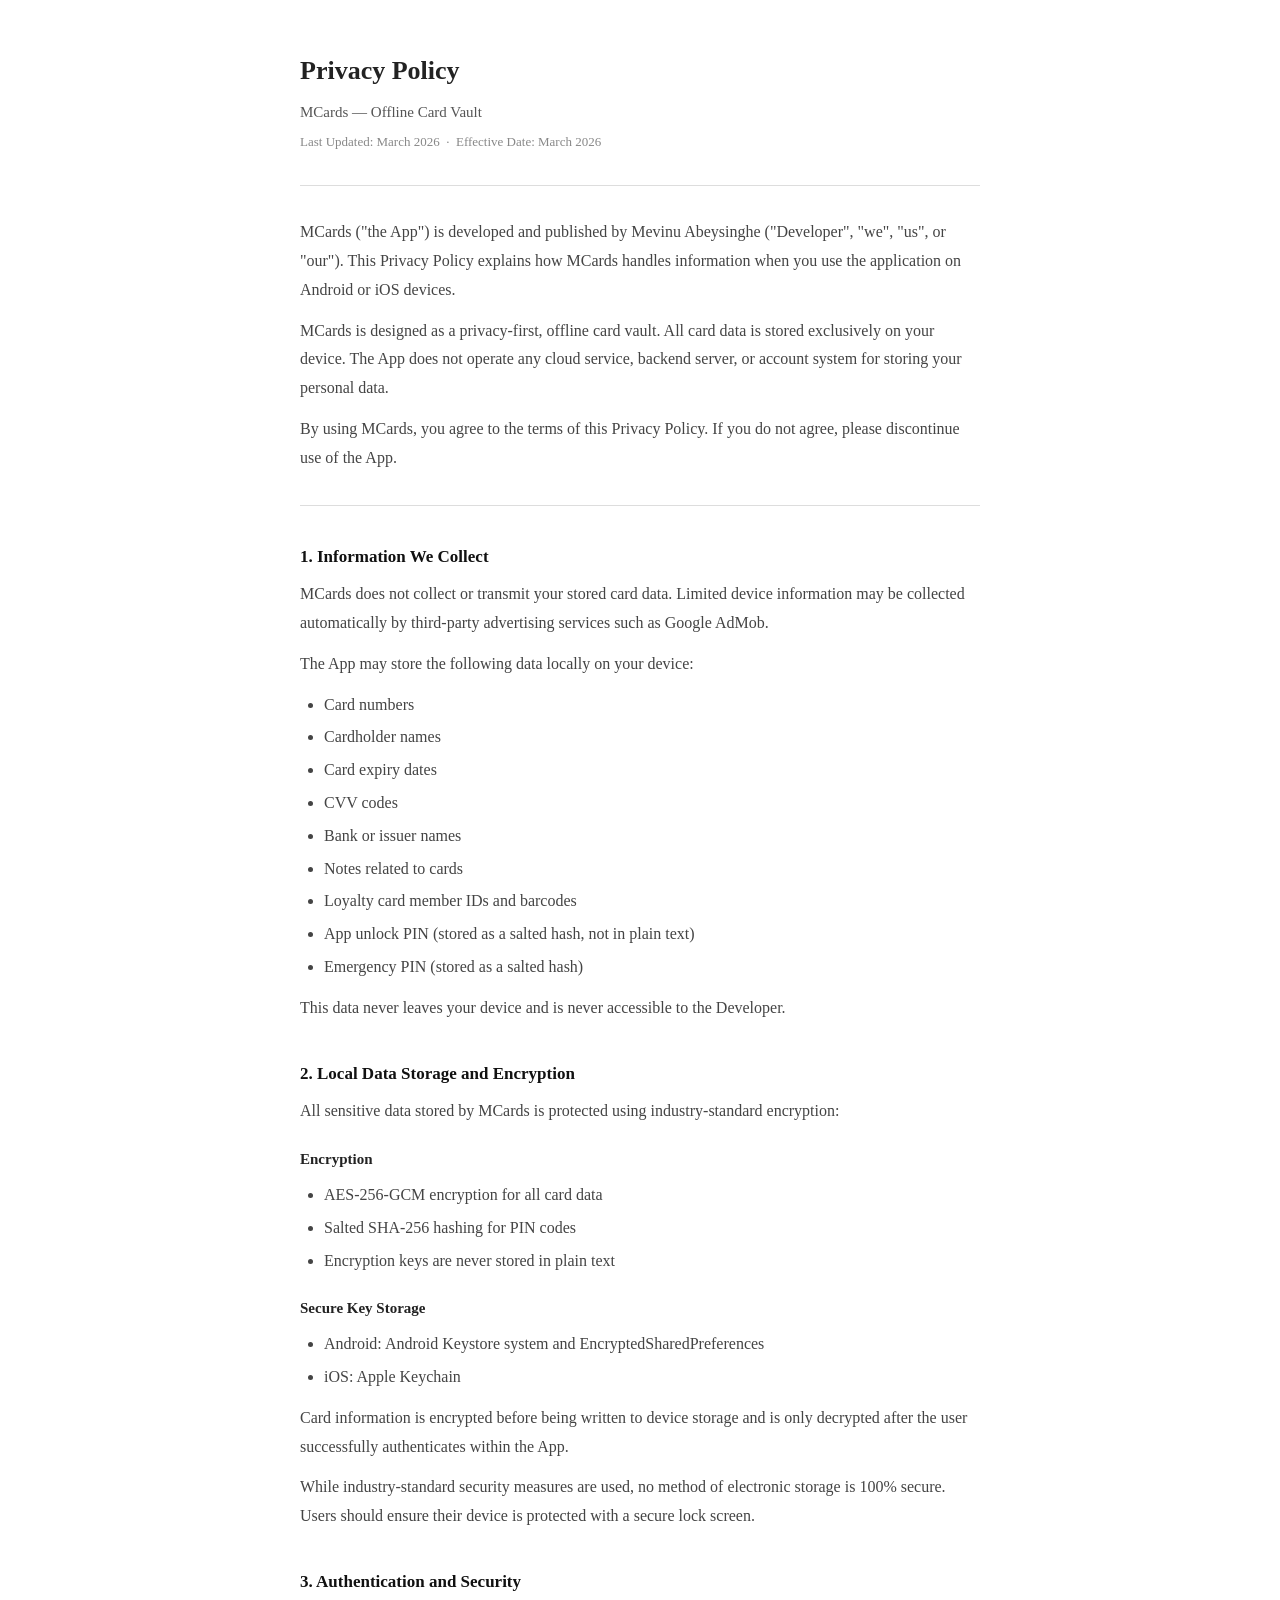
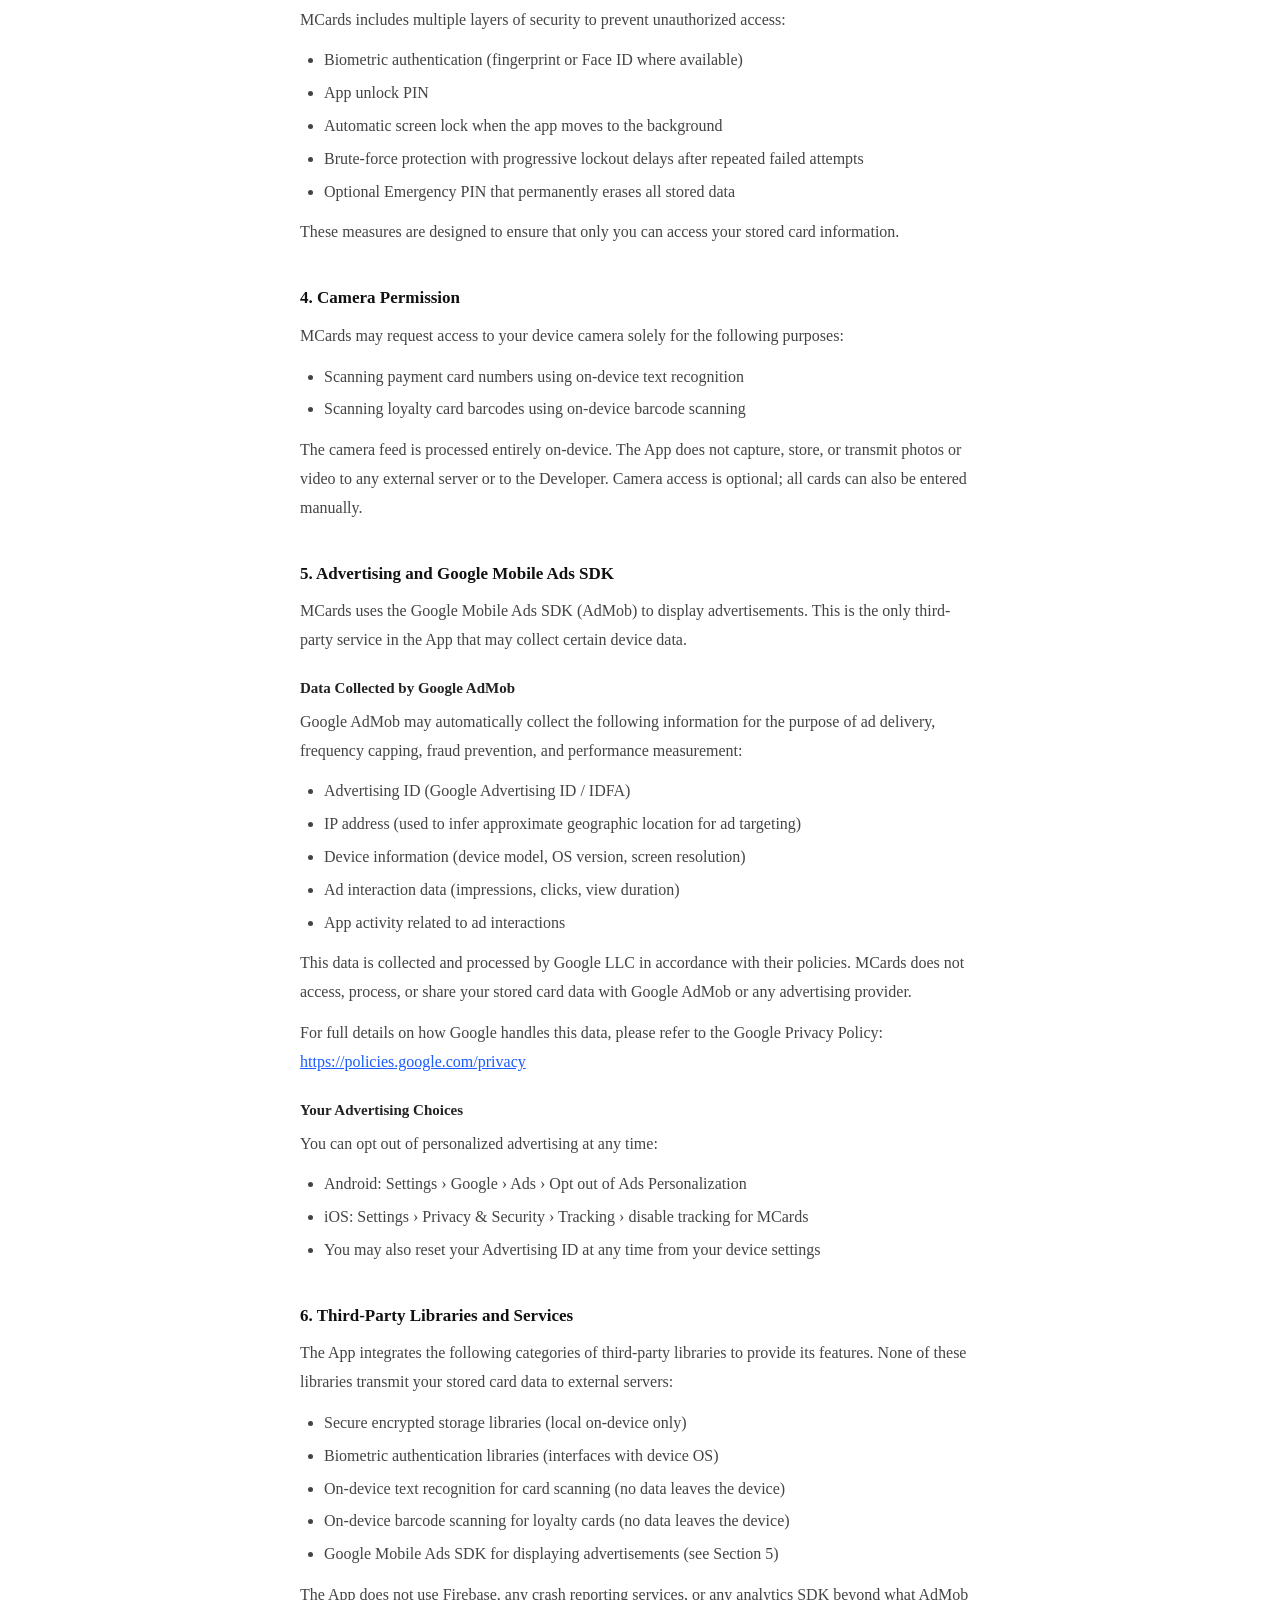
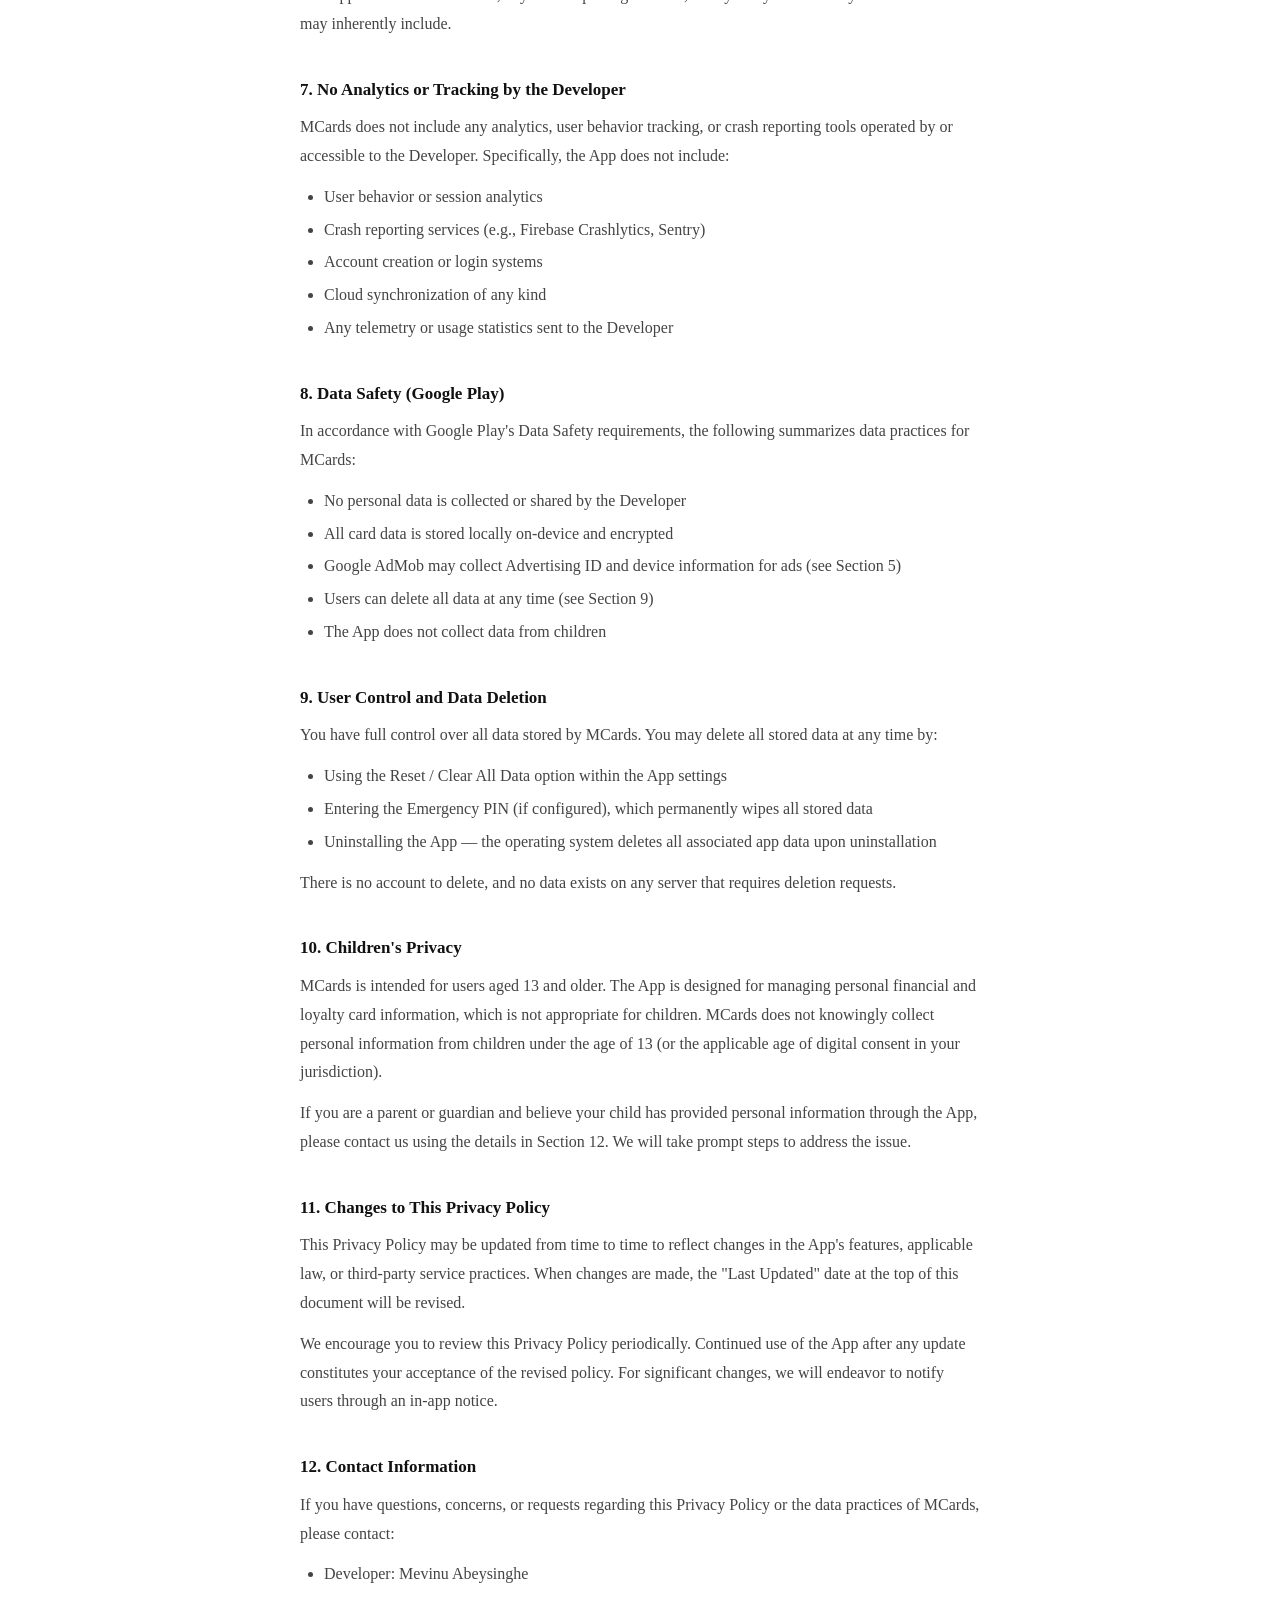
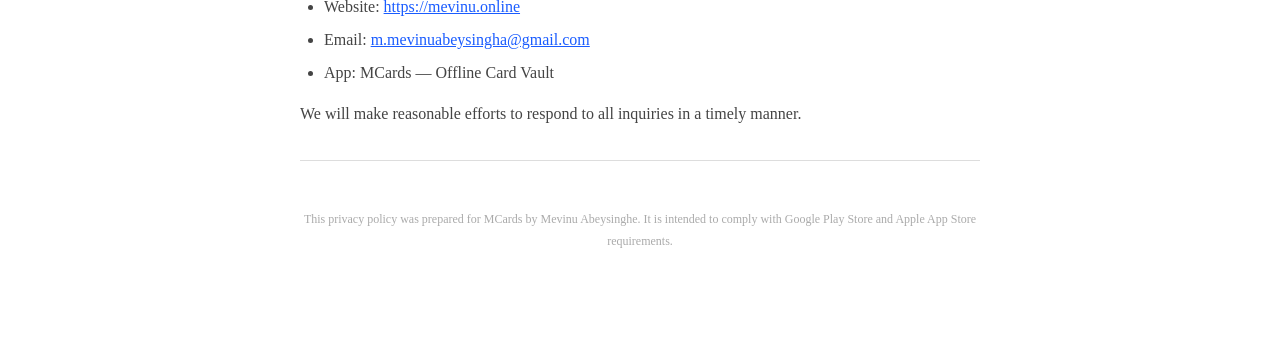
<file: projects/mcards/privacy.html>
<!DOCTYPE html>
<html lang="en">
<head>
<meta charset="UTF-8">
<meta name="viewport" content="width=device-width, initial-scale=1.0">
<title>MCards — Privacy Policy</title>
<style>
  body {
    font-family: Georgia, serif;
    font-size: 16px;
    line-height: 1.8;
    color: #222;
    background: #fff;
    max-width: 680px;
    margin: 0 auto;
    padding: 48px 24px 80px;
  }
  h1 { font-size: 26px; font-weight: bold; margin: 0 0 4px; }
  .subtitle { font-size: 15px; color: #555; margin: 0 0 4px; }
  .meta { font-size: 13px; color: #888; margin-bottom: 32px; }
  hr { border: none; border-top: 1px solid #ddd; margin: 32px 0; }
  h2 { font-size: 17px; font-weight: bold; margin: 36px 0 8px; color: #111; }
  h3 { font-size: 15px; font-weight: bold; margin: 20px 0 6px; color: #222; }
  p { color: #444; margin: 0 0 12px; }
  ul { padding-left: 24px; margin: 8px 0 12px; }
  ul li { color: #444; margin-bottom: 4px; }
  a { color: #1a5cff; }
  .footer { margin-top: 48px; font-size: 12px; color: #aaa; text-align: center; }
</style>
</head>
<body>

<h1>Privacy Policy</h1>
<p class="subtitle">MCards — Offline Card Vault</p>
<p class="meta">Last Updated: March 2026 &nbsp;·&nbsp; Effective Date: March 2026</p>

<hr>

<p>MCards ("the App") is developed and published by Mevinu Abeysinghe ("Developer", "we", "us", or "our"). This Privacy Policy explains how MCards handles information when you use the application on Android or iOS devices.</p>
<p>MCards is designed as a privacy-first, offline card vault. All card data is stored exclusively on your device. The App does not operate any cloud service, backend server, or account system for storing your personal data.</p>
<p>By using MCards, you agree to the terms of this Privacy Policy. If you do not agree, please discontinue use of the App.</p>

<hr>

<h2>1. Information We Collect</h2>
<p>MCards does not collect or transmit your stored card data. Limited device information may be collected automatically by third-party advertising services such as Google AdMob.</p>
<p>The App may store the following data locally on your device:</p>
<ul>
  <li>Card numbers</li>
  <li>Cardholder names</li>
  <li>Card expiry dates</li>
  <li>CVV codes</li>
  <li>Bank or issuer names</li>
  <li>Notes related to cards</li>
  <li>Loyalty card member IDs and barcodes</li>
  <li>App unlock PIN (stored as a salted hash, not in plain text)</li>
  <li>Emergency PIN (stored as a salted hash)</li>
</ul>
<p>This data never leaves your device and is never accessible to the Developer.</p>

<h2>2. Local Data Storage and Encryption</h2>
<p>All sensitive data stored by MCards is protected using industry-standard encryption:</p>
<h3>Encryption</h3>
<ul>
  <li>AES-256-GCM encryption for all card data</li>
  <li>Salted SHA-256 hashing for PIN codes</li>
  <li>Encryption keys are never stored in plain text</li>
</ul>
<h3>Secure Key Storage</h3>
<ul>
  <li>Android: Android Keystore system and EncryptedSharedPreferences</li>
  <li>iOS: Apple Keychain</li>
</ul>
<p>Card information is encrypted before being written to device storage and is only decrypted after the user successfully authenticates within the App.</p>
<p>While industry-standard security measures are used, no method of electronic storage is 100% secure. Users should ensure their device is protected with a secure lock screen.</p>

<h2>3. Authentication and Security</h2>
<p>MCards includes multiple layers of security to prevent unauthorized access:</p>
<ul>
  <li>Biometric authentication (fingerprint or Face ID where available)</li>
  <li>App unlock PIN</li>
  <li>Automatic screen lock when the app moves to the background</li>
  <li>Brute-force protection with progressive lockout delays after repeated failed attempts</li>
  <li>Optional Emergency PIN that permanently erases all stored data</li>
</ul>
<p>These measures are designed to ensure that only you can access your stored card information.</p>

<h2>4. Camera Permission</h2>
<p>MCards may request access to your device camera solely for the following purposes:</p>
<ul>
  <li>Scanning payment card numbers using on-device text recognition</li>
  <li>Scanning loyalty card barcodes using on-device barcode scanning</li>
</ul>
<p>The camera feed is processed entirely on-device. The App does not capture, store, or transmit photos or video to any external server or to the Developer. Camera access is optional; all cards can also be entered manually.</p>

<h2>5. Advertising and Google Mobile Ads SDK</h2>
<p>MCards uses the Google Mobile Ads SDK (AdMob) to display advertisements. This is the only third-party service in the App that may collect certain device data.</p>
<h3>Data Collected by Google AdMob</h3>
<p>Google AdMob may automatically collect the following information for the purpose of ad delivery, frequency capping, fraud prevention, and performance measurement:</p>
<ul>
  <li>Advertising ID (Google Advertising ID / IDFA)</li>
  <li>IP address (used to infer approximate geographic location for ad targeting)</li>
  <li>Device information (device model, OS version, screen resolution)</li>
  <li>Ad interaction data (impressions, clicks, view duration)</li>
  <li>App activity related to ad interactions</li>
</ul>
<p>This data is collected and processed by Google LLC in accordance with their policies. MCards does not access, process, or share your stored card data with Google AdMob or any advertising provider.</p>
<p>For full details on how Google handles this data, please refer to the Google Privacy Policy: <a href="https://policies.google.com/privacy">https://policies.google.com/privacy</a></p>
<h3>Your Advertising Choices</h3>
<p>You can opt out of personalized advertising at any time:</p>
<ul>
  <li>Android: Settings › Google › Ads › Opt out of Ads Personalization</li>
  <li>iOS: Settings › Privacy &amp; Security › Tracking › disable tracking for MCards</li>
  <li>You may also reset your Advertising ID at any time from your device settings</li>
</ul>

<h2>6. Third-Party Libraries and Services</h2>
<p>The App integrates the following categories of third-party libraries to provide its features. None of these libraries transmit your stored card data to external servers:</p>
<ul>
  <li>Secure encrypted storage libraries (local on-device only)</li>
  <li>Biometric authentication libraries (interfaces with device OS)</li>
  <li>On-device text recognition for card scanning (no data leaves the device)</li>
  <li>On-device barcode scanning for loyalty cards (no data leaves the device)</li>
  <li>Google Mobile Ads SDK for displaying advertisements (see Section 5)</li>
</ul>
<p>The App does not use Firebase, any crash reporting services, or any analytics SDK beyond what AdMob may inherently include.</p>

<h2>7. No Analytics or Tracking by the Developer</h2>
<p>MCards does not include any analytics, user behavior tracking, or crash reporting tools operated by or accessible to the Developer. Specifically, the App does not include:</p>
<ul>
  <li>User behavior or session analytics</li>
  <li>Crash reporting services (e.g., Firebase Crashlytics, Sentry)</li>
  <li>Account creation or login systems</li>
  <li>Cloud synchronization of any kind</li>
  <li>Any telemetry or usage statistics sent to the Developer</li>
</ul>

<h2>8. Data Safety (Google Play)</h2>
<p>In accordance with Google Play's Data Safety requirements, the following summarizes data practices for MCards:</p>
<ul>
  <li>No personal data is collected or shared by the Developer</li>
  <li>All card data is stored locally on-device and encrypted</li>
  <li>Google AdMob may collect Advertising ID and device information for ads (see Section 5)</li>
  <li>Users can delete all data at any time (see Section 9)</li>
  <li>The App does not collect data from children</li>
</ul>

<h2>9. User Control and Data Deletion</h2>
<p>You have full control over all data stored by MCards. You may delete all stored data at any time by:</p>
<ul>
  <li>Using the Reset / Clear All Data option within the App settings</li>
  <li>Entering the Emergency PIN (if configured), which permanently wipes all stored data</li>
  <li>Uninstalling the App — the operating system deletes all associated app data upon uninstallation</li>
</ul>
<p>There is no account to delete, and no data exists on any server that requires deletion requests.</p>

<h2>10. Children's Privacy</h2>
<p>MCards is intended for users aged 13 and older. The App is designed for managing personal financial and loyalty card information, which is not appropriate for children. MCards does not knowingly collect personal information from children under the age of 13 (or the applicable age of digital consent in your jurisdiction).</p>
<p>If you are a parent or guardian and believe your child has provided personal information through the App, please contact us using the details in Section 12. We will take prompt steps to address the issue.</p>

<h2>11. Changes to This Privacy Policy</h2>
<p>This Privacy Policy may be updated from time to time to reflect changes in the App's features, applicable law, or third-party service practices. When changes are made, the "Last Updated" date at the top of this document will be revised.</p>
<p>We encourage you to review this Privacy Policy periodically. Continued use of the App after any update constitutes your acceptance of the revised policy. For significant changes, we will endeavor to notify users through an in-app notice.</p>

<h2>12. Contact Information</h2>
<p>If you have questions, concerns, or requests regarding this Privacy Policy or the data practices of MCards, please contact:</p>
<ul>
  <li>Developer: Mevinu Abeysinghe</li>
  <li>Website: <a href="https://mevinu.online">https://mevinu.online</a></li>
  <li>Email: <a href="mailto:m.mevinuabeysingha@gmail.com">m.mevinuabeysingha@gmail.com</a></li>
  <li>App: MCards — Offline Card Vault</li>
</ul>
<p>We will make reasonable efforts to respond to all inquiries in a timely manner.</p>

<hr>

<p class="footer">This privacy policy was prepared for MCards by Mevinu Abeysinghe. It is intended to comply with Google Play Store and Apple App Store requirements.</p>

</body>
</html>
</file>
